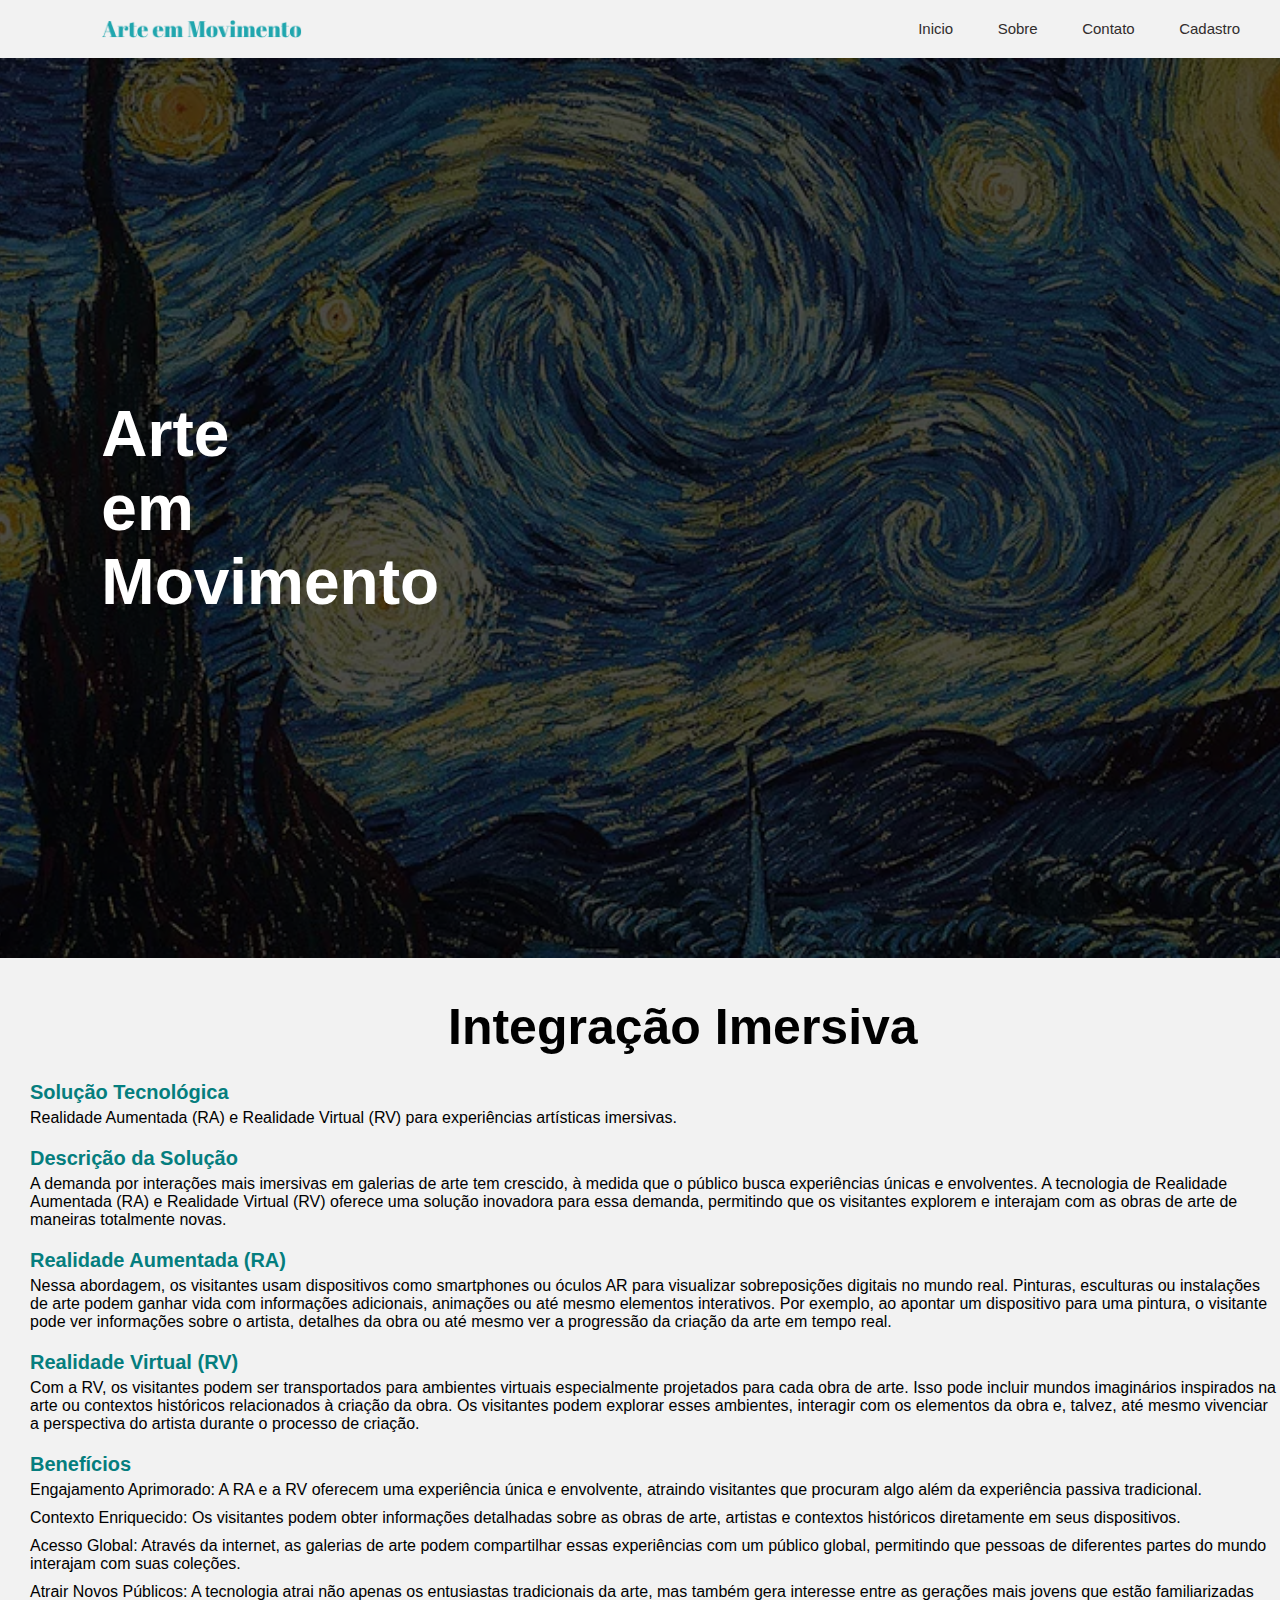
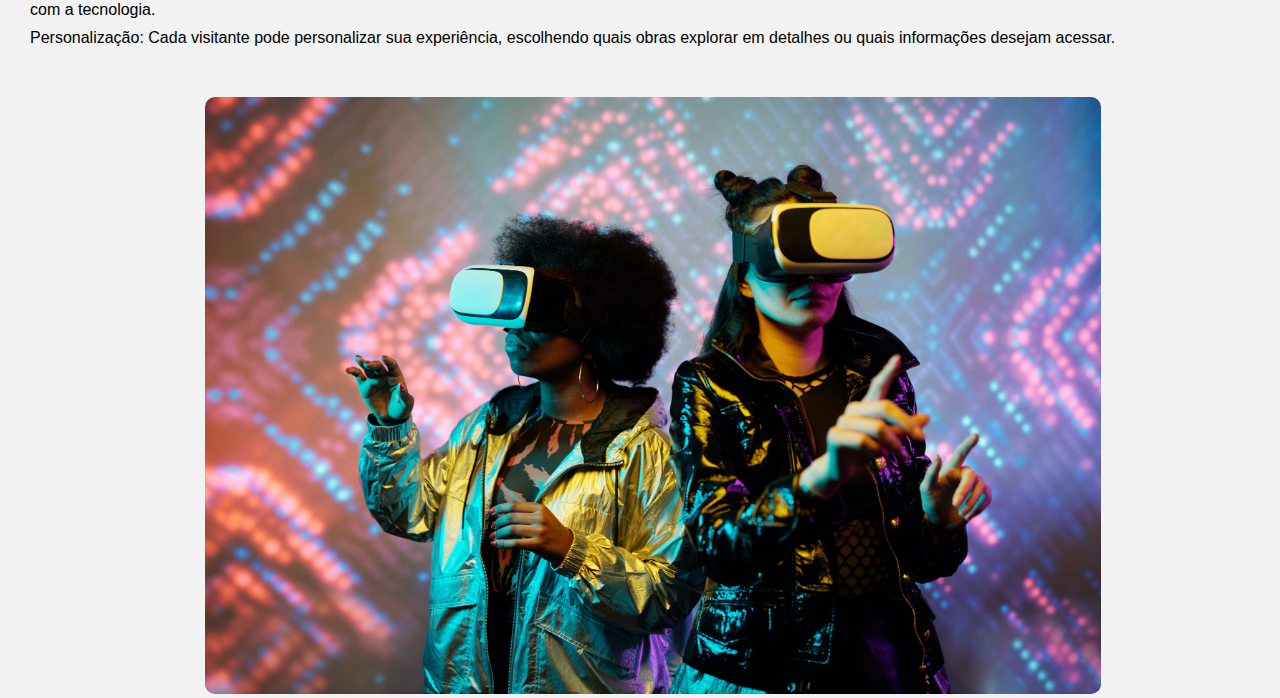
<file: index.html>
<!DOCTYPE html>
<html lang="en">
<head>
    <meta charset="UTF-8">
    <meta name="viewport" content="width=device-width, initial-scale=1.0">
    <link rel="stylesheet" href="inicio.css">
    <link href="https://fonts.googleapis.com/css2?family=Poppins:wght@300;400;500;600;700&display=swap" rel="stylesheet">
    <link rel="stylesheet" href="https://cdn.jsdelivr.net/npm/bootstrap-icons@1.10.4/font/bootstrap-icons.css">
    <title>Inicio</title>
</head>
<body>
    <div class="container_one">
        <div class="navbar">
            <img src="Arte em Movimento (1).png" class="logo">
            <nav>
                <ul>
                    <li><a href="index.html">Inicio</a></li>
                    <li><a href="sobre.html">Sobre</a></li>
                    <li><a href="contatoo.html">Contato</a></li>
                    <li><a href="cadastro.html">Cadastro</a></li>
                </ul>
            </nav>
        </div>
    </div>
    
    <section id="hero">
        <div class="hero container">
            <div>
                <h1>Arte</h1>
                <h1>em</h1>
                <h1>Movimento</h1>
            </div>
        </div>
    </section>

    <section class="integracao">
        <h1>Integração Imersiva</h1>
        <div>
            <h2>Solução Tecnológica</h2>
            <p>Realidade Aumentada (RA) e Realidade Virtual (RV) para experiências artísticas imersivas.</p>

<h2>Descrição da Solução</h2>

<p>A demanda por interações mais imersivas em galerias de arte tem crescido, à medida que o público busca experiências únicas e envolventes. A tecnologia de Realidade Aumentada (RA) e Realidade Virtual (RV) oferece uma solução inovadora para essa demanda, permitindo que os visitantes explorem e interajam com as obras de arte de maneiras totalmente novas.</p>

<h2>Realidade Aumentada (RA)</h2>
<p>Nessa abordagem, os visitantes usam dispositivos como smartphones ou óculos AR para visualizar sobreposições digitais no mundo real. Pinturas, esculturas ou instalações de arte podem ganhar vida com informações adicionais, animações ou até mesmo elementos interativos. Por exemplo, ao apontar um dispositivo para uma pintura, o visitante pode ver informações sobre o artista, detalhes da obra ou até mesmo ver a progressão da criação da arte em tempo real.</p>

<h2>Realidade Virtual (RV)</h2>
<p>Com a RV, os visitantes podem ser transportados para ambientes virtuais especialmente projetados para cada obra de arte. Isso pode incluir mundos imaginários inspirados na arte ou contextos históricos relacionados à criação da obra. Os visitantes podem explorar esses ambientes, interagir com os elementos da obra e, talvez, até mesmo vivenciar a perspectiva do artista durante o processo de criação.</p>

<h2>Benefícios</h2>

<div class="p2">
<p>Engajamento Aprimorado: A RA e a RV oferecem uma experiência única e envolvente, atraindo visitantes que procuram algo além da experiência passiva tradicional.
<p>
Contexto Enriquecido: Os visitantes podem obter informações detalhadas sobre as obras de arte, artistas e contextos históricos diretamente em seus dispositivos.</p>
<p>Acesso Global: Através da internet, as galerias de arte podem compartilhar essas experiências com um público global, permitindo que pessoas de diferentes partes do mundo interajam com suas coleções.</p>
<p>Atrair Novos Públicos: A tecnologia atrai não apenas os entusiastas tradicionais da arte, mas também gera interesse entre as gerações mais jovens que estão familiarizadas com a tecnologia.</p>
<p>Personalização: Cada visitante pode personalizar sua experiência, escolhendo quais obras explorar em detalhes ou quais informações desejam acessar.</p>
</div>

<div class="img">
<img src="pexels-darlene-alderson-4389743.jpg" alt="">
</div>
        </div>
    </section>
</body>
</html>
</file>
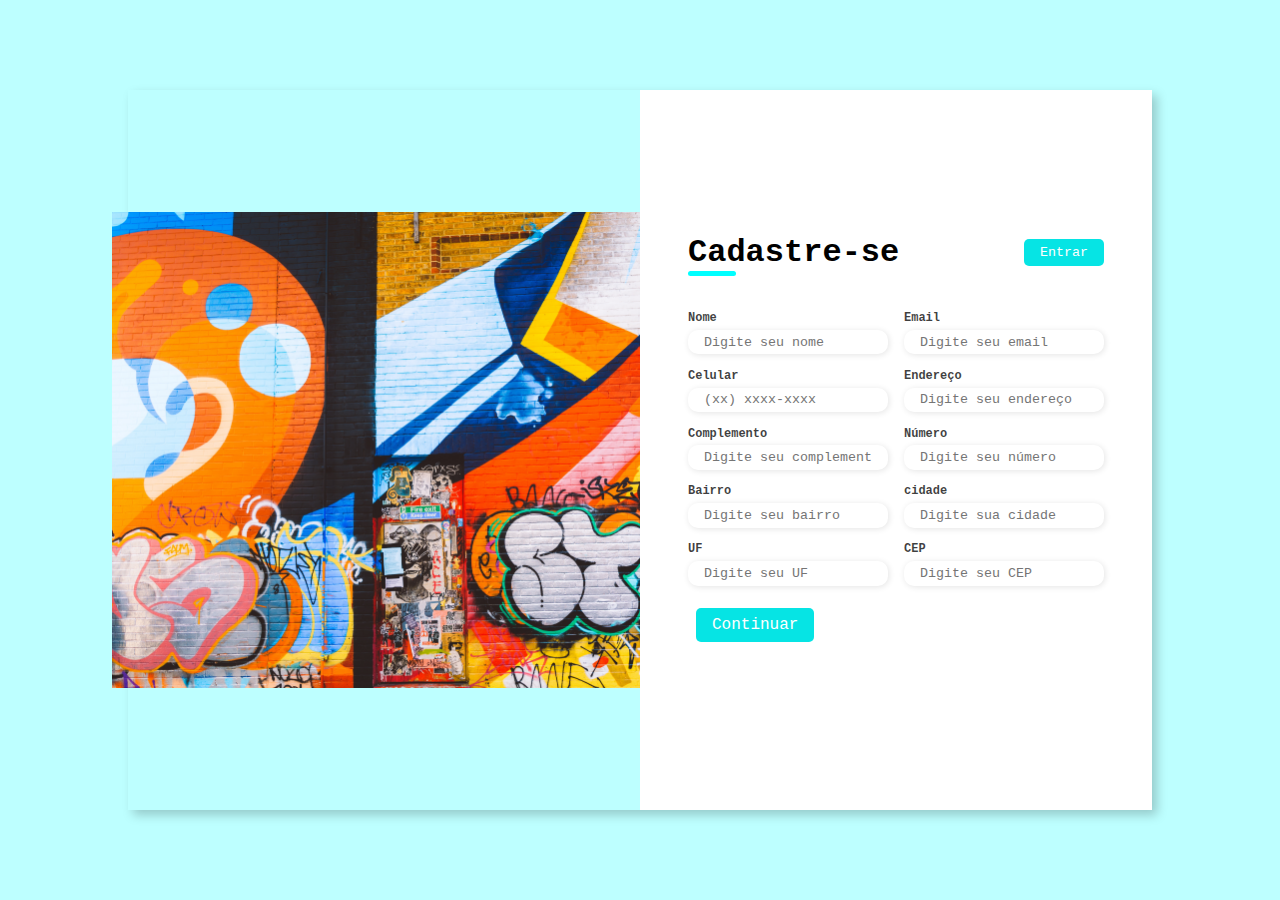
<file: cadastro.html>
<!DOCTYPE html>
<html lang="pt-br">
<head>
    <meta charset="UTF-8">
    <meta name="viewport" content="width=device-width, initial-scale=1.0">
    <link rel="stylesheet" href="cadastro.css">
    <title>Formulario de Cadastro</title>
</head>
<body>
    
    <div class="container">
        <div class="form-image">
            <img src="MicrosoftTeams-image.png" alt="">
        </div>
        <div class="form">
            <form action="#">
                <div class="form-header">
                    <div class="title">
                        <h1>Cadastre-se</h1>
                    </div>
                    <div class="login-button">
                        <button><a href="#">Entrar</a></button>
                    </div>
                </div>
                <div class="input-group">
                <div class="input-box">
                    <label for="name">Nome</label>
                    <input id="name" type="text" name="name" placeholder="Digite seu nome" required></input>
                </div>
                <div class="input-box">
                    <label for="email">Email</label>
                    <input id="email" type="email" name="email" placeholder="Digite seu email" required></input>
                </div>
                <div class="input-box">
                    <label for="phone">Celular</label>
                    <input id="phone" type="tel" name="phone" placeholder="(xx) xxxx-xxxx" required></input>
                </div>
                <div class="input-box">
                    <label for="adress">Endereço</label>
                    <input id="adress" type="text" name="adress" placeholder="Digite seu endereço" required></input>
                </div>
                <div class="input-box">
                    <label for="complemento">Complemento</label>
                    <input id="complemento" type="text" name="complemento" placeholder="Digite seu complemento" required></input>
                </div>
                <div class="input-box">
                    <label for="numero">Número</label>
                    <input id="numero" type="number" name="numero" placeholder="Digite seu número" required></input>
                </div>
                <div class="input-box">
                    <label for="bairro">Bairro</label>
                    <input id="bairro" type="text" name="bairro" placeholder="Digite seu bairro" required></input>
                </div>
                <div class="input-box">
                    <label for="city">cidade</label>
                    <input id="city" type="text" name="city" placeholder="Digite sua cidade" required></input>
                </div>
                <div class="input-box">
                    <label for="UF">UF</label>
                    <input id="UF" type="text" name="UF" placeholder="Digite seu UF" required></input>
                </div>
                <div class="input-box">
                    <label for="CEP">CEP</label>
                    <input id="CEP" type="number" name="CEP" placeholder="Digite seu CEP" required></input>
                </div>
                <div class="continue-button">
                    <button><a href="index.html">Continuar</a></button>
                </div>
            </div>
            </form>
        </div>
    </div>
</body>
</html>
</file>
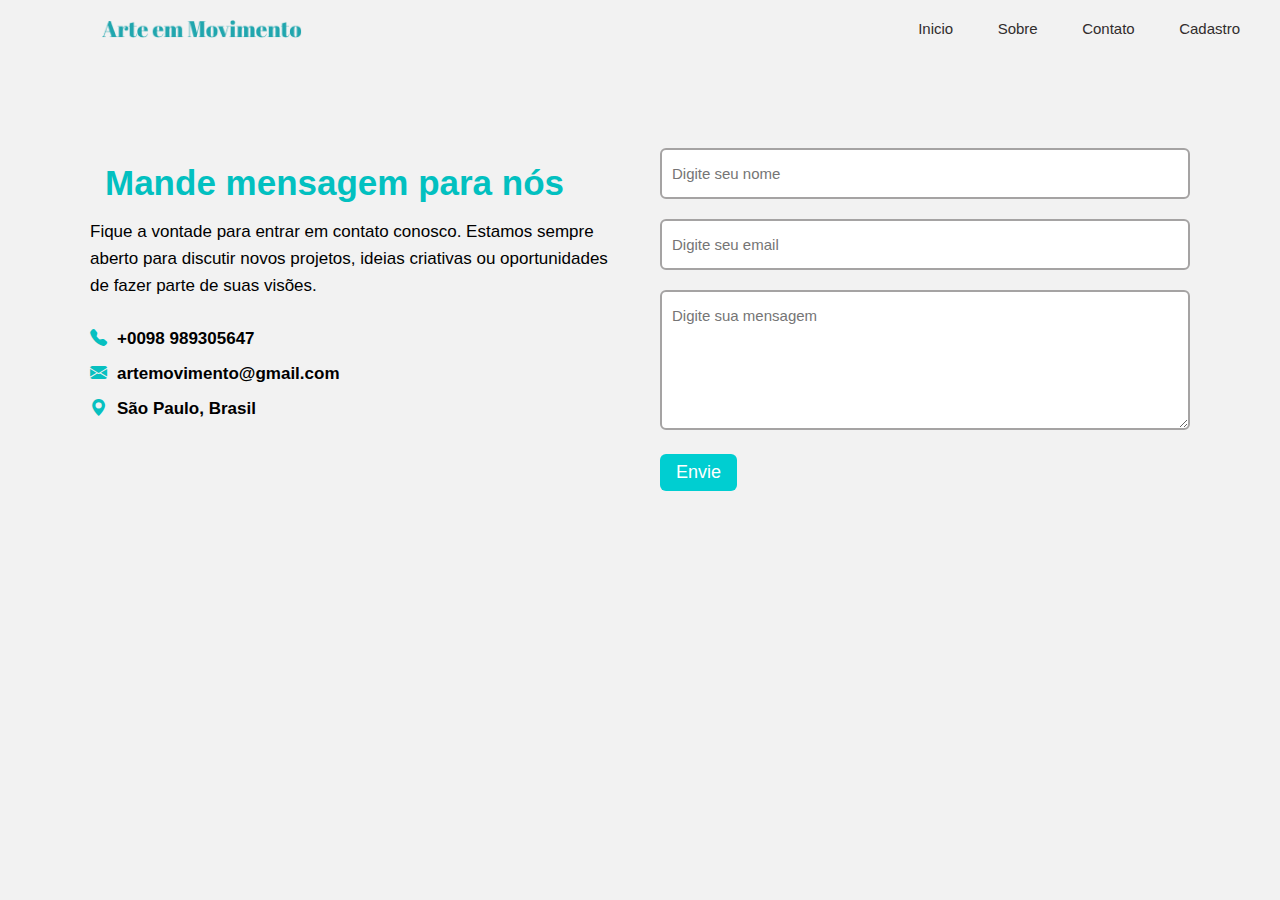
<file: contatoo.html>
<!DOCTYPE html>
<html lang="pt-BR">
<head>
    <meta charset="UTF-8">
    <meta name="viewport" content="width=device-width, initial-scale=1.0">
    <link rel="stylesheet" href="contatoo.css">
    <link href="https://fonts.googleapis.com/css2?family=Poppins:wght@300;400;500;600;700&display=swap" rel="stylesheet">
    <link rel="stylesheet" href="https://cdn.jsdelivr.net/npm/bootstrap-icons@1.10.4/font/bootstrap-icons.css">
    <title>sobre</title>
</head>
<body>
  <div class="container_one">
    <div class="navbar">
        <img src="Arte em Movimento (1).png" class="logo">
        <nav>
            <ul>
                <li><a href="index.html">Inicio</a></li>
                <li><a href="sobre.html">Sobre</a></li>
                <li><a href="contatoo.html">Contato</a></li>
                <li><a href="cadastro.html">Cadastro</a></li>
            </ul>
        </nav>
    </div>
</div>

<div class="container-form">
    <div class="info-form">
        <h2>Mande mensagem para nós</h2>
        <p>Fique a vontade para entrar em contato conosco. Estamos sempre aberto para discutir novos projetos, ideias criativas ou oportunidades de fazer parte de suas visões.</p>
        <a href=""><i class="bi bi-telephone-fill"></i>+0098 989305647</a>
        <a href=""><i class="bi bi-envelope-fill"></i>artemovimento@gmail.com</a>
        <a href=""><i class="bi bi-geo-alt-fill"></i>São Paulo, Brasil</a>
    </div>
    <form action="" autocomplete="off">
        <input type="text" name="nombre" placeholder="Digite seu nome" class="campo">
        <input type="email" name="email" placeholder="Digite seu email" class="campo">
        <textarea name="mensagem" placeholder="Digite sua mensagem"></textarea>
        <input type="button" value="Envie" class="button">
        
    </form>
    
</div>
</body>
</html>
</file>
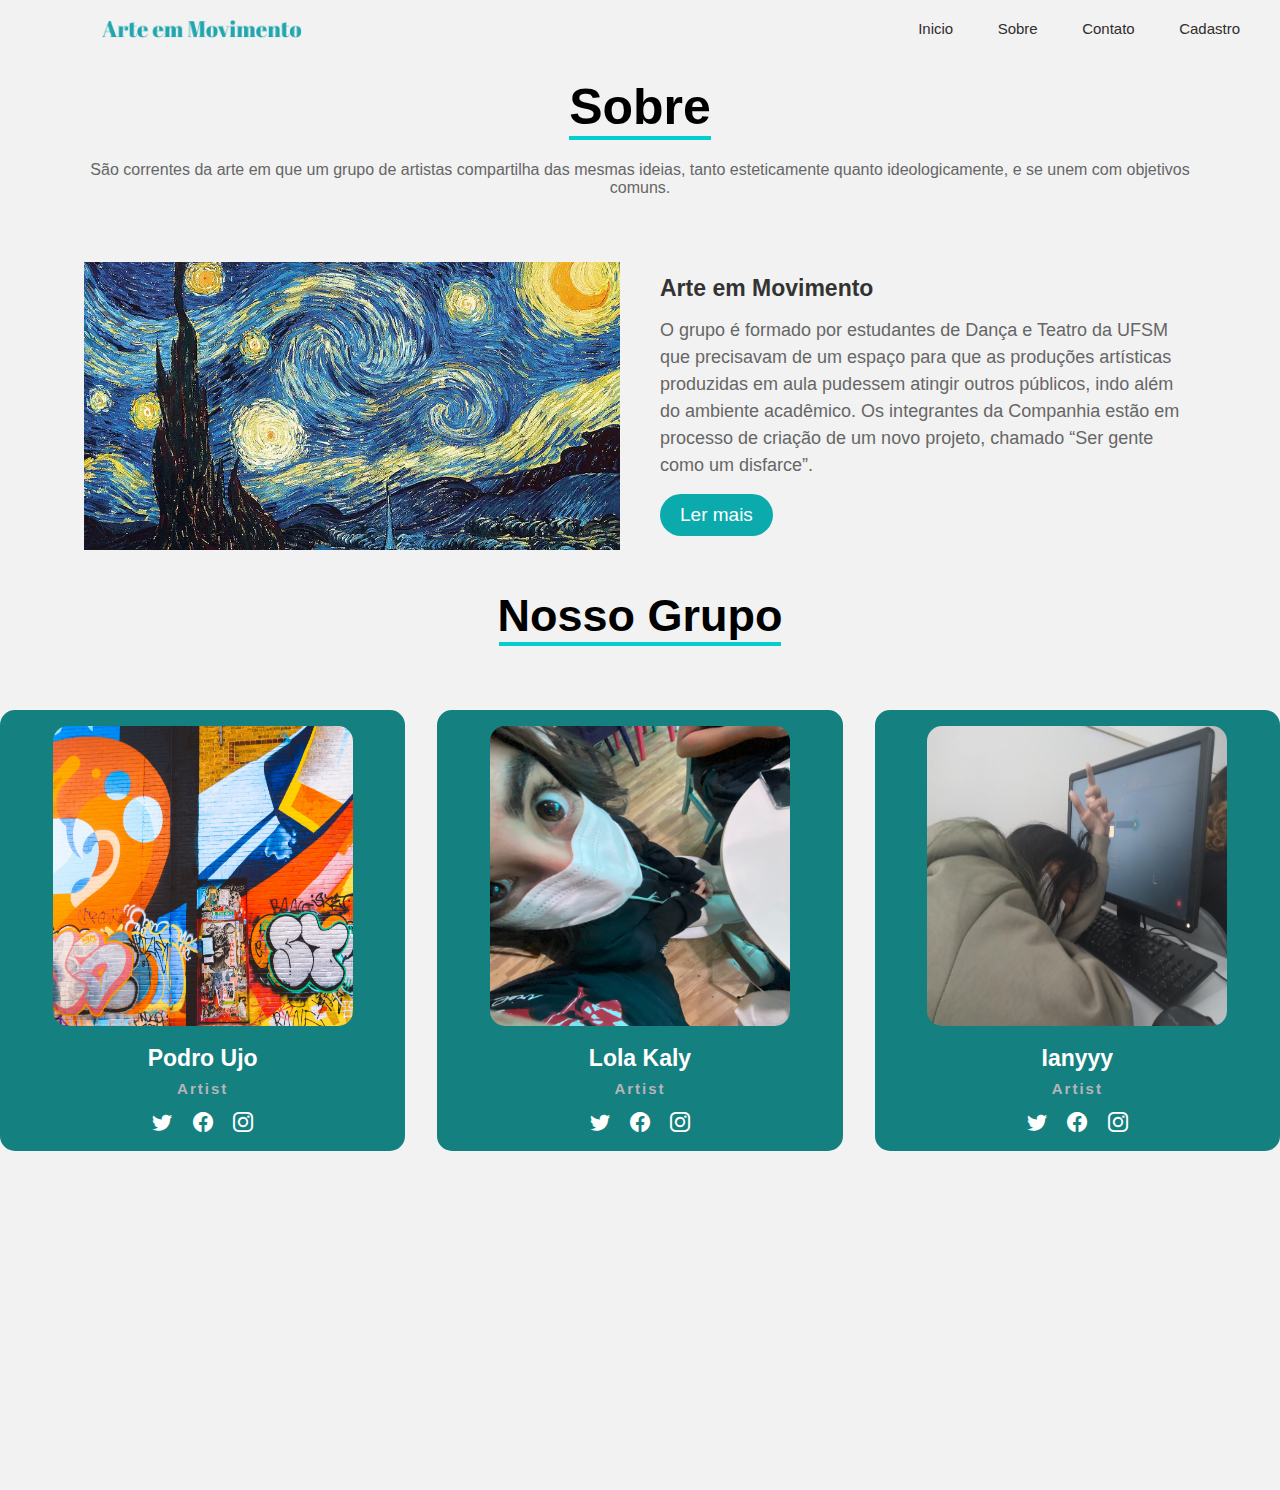
<file: sobre.html>
<!DOCTYPE html>
<html lang="pt-BR">
<head>
    <meta charset="UTF-8">
    <meta name="viewport" content="width=device-width, initial-scale=1.0">
    <link rel="stylesheet" href="style.css">
    <link href="https://fonts.googleapis.com/css2?family=Poppins:wght@300;400;500;600;700&display=swap" rel="stylesheet">
    <link rel="stylesheet" href="https://cdn.jsdelivr.net/npm/bootstrap-icons@1.10.4/font/bootstrap-icons.css">
    <title>sobre</title>
</head>
<body>
  <div class="container_one">
    <div class="navbar">
        <img src="Arte em Movimento (1).png" class="logo">
        <nav>
            <ul>
                <li><a href="index.html">Inicio</a></li>
                <li><a href="sobre.html">Sobre</a></li>
                <li><a href="contatoo.html">Contato</a></li>
                <li><a href="cadastro.html">Cadastro</a></li>
            </ul>
        </nav>
    </div>
</div>


  <div class="heading">
    <h1>Sobre</h1>
    <p>São correntes da arte em que um grupo de artistas compartilha das mesmas ideias, tanto esteticamente quanto ideologicamente, e se unem com objetivos comuns.</p>
  </div>
  <div class="container">
    <section class="about">
        <div class="about-image">
            <img src="arte.jpg" alt="">
        </div>
        <div class="about-content">
            <h2>Arte em Movimento</h2>
            <p>O grupo é formado por estudantes de Dança e Teatro da UFSM que precisavam de um espaço para que as produções artísticas produzidas em aula pudessem atingir outros públicos, indo além do ambiente acadêmico. Os integrantes da Companhia estão em processo de criação de um novo projeto, chamado “Ser gente como um disfarce”.</p>
            <a href="" class="ler-mais">Ler mais</a>
        </div>
    </section>
  </div>

  <section class="team">
    <div class="center">
      <h1>Nosso Grupo</h1>
    </div>

    <div class="team-content">
      <div class="box">
        <img src="MicrosoftTeams-image.png" alt="">
        <h3>Podro Ujo</h3>
        <h5>Artist</h5>
        <div class="icons">
          <a href="#"><i class="bi bi-twitter"></i></a>
          <a href="#"><i class="bi bi-facebook"></i></a>
          <a href="#"><i class="bi bi-instagram"></i></a>
        </div>
      </div>

      <div class="box">
        <img src="lola.png" alt="">
        <h3>Lola Kaly</h3>
        <h5>Artist</h5>
        <div class="icons">
          <a href="#"><i class="bi bi-twitter"></i></a>
          <a href="#"><i class="bi bi-facebook"></i></a>
          <a href="#"><i class="bi bi-instagram"></i></a>
        </div>
      </div>

      <div class="box">
        <img src="iany.png" alt="">
        <h3>Ianyyy</h3>
        <h5>Artist</h5>
        <div class="icons">
          <a href="#"><i class="bi bi-twitter"></i></a>
          <a href="#"><i class="bi bi-facebook"></i></a>
          <a href="#"><i class="bi bi-instagram"></i></a>
        </div>
      </div>
    </div>
  </section>
</body>
</html>
</file>
<file: inicio.css>
*{
    margin: 0px;
    padding: 0px;
    font-family: "Roboto",sans-serif;
    box-sizing: border-box;
}

body{
    background-color: #f2f2f2;
}
.container_one{

    padding-left: 8%;
}

.navbar{
    width: 100%;
    display: flex;
    align-items: center;
}

.logo{
    width: 200px;
    cursor: pointer;
    margin: 20px 0;

}

nav{
    flex: 1;
    text-align: right;
}

nav ul li{
    list-style: none;
    display: inline-block;
    margin-right: 40px;
}

nav ul li a{
    text-decoration: none;
    color: #312d2d;
    font-size: 15px;
}

.banner{
    background: linear-gradient(rgba(0,0,0,0.281),rgba(0,0,0,0.308));
    background-size: cover;
    background-position: center;
}

.container{
    min-height: 100vh;
    width: 100%;
    display: flex;
    align-items:center;

}

#hero{
    background-image: url(arte.jpg);
    background-size: cover;
    background-position: top center;
    position: relative;
    z-index: 1;
}

#hero:after{
    content: '';
    position: absolute;
    left: 0;
    top: 0;
    height: 100%;
    width: 100%;
    background-color: black;
    opacity: .7;
    z-index: -1;
}

#hero h1{
    display: block;
    width: fit-content;
    font-size: 4rem;
    position:relative;
    color: white;
    margin-left: 30%;
}

.integracao h1{
    font-size: 50px;
    color: #000;
    margin-bottom: 25px;
    margin-left: 35%;
    margin-top: 40px;
}

.integracao h2{
    font-size: 20px;
    margin-left: 30px;
    color: rgb(5, 126, 126);
    margin-bottom: 5px;
}

.integracao p{
    font-size: 16px;
    margin-left: 30px;
    margin-bottom: 20px;
}

.integracao .p2 p{
    font-size: 16px;
    margin-left: 30px;
    margin-bottom: 10px;
}

.img img{
    width: 70%;
    height: 70%;
    border-radius: 10px;
    margin-left: 16%;
    margin-top: 40px;

}
</file>
<file: cadastro.css>
*{
    padding: 0;
    margin: 0;
    box-sizing: border-box;
    font-family: 'Courier New', Courier, monospace;
}

body{
    width: 100%;
    height: 100vh;
    display: flex;
    justify-content: center;
    align-items: center;
    background-color: rgb(189, 255, 255);
}


.container{
    width: 80%;
    height: 80vh;
    display: flex;
    box-shadow: 5px 5px 10px rgba(0, 0, 0, .212);
}
.form-image{
    width: 50%;
    display: flex;
    justify-content: center;
    align-items: center; 
}

.form-image img{
    width: 34rem;
}

.form{
    width: 50%;
    display: flex;
    justify-content: center;
    align-items: center;
    flex-direction: column;
    background-color: white;
    padding: 3rem;
}

.form-header{
    margin-bottom: 1.5rem;
    display: flex;
    justify-content: space-between;
}

.login-button{
    display: flex;
    align-items: center;
}

.login-button button{
    border: none;
    background-color: rgb(6, 228, 228);
    padding: 0.4rem 1rem;
    border-radius: 5px;
    cursor: pointer;
}

.login-button button:hover{
    background-color: rgb(7, 180, 180);
}

.login-button button a{
    text-decoration: none;
    font-weight: 500;
    color: white;
}


.form-header h1::after{
    content: '';
    display: block;
    width: 3rem;
    height: 0.3rem;
    background-color: aqua;
    margin: 0 auto;
    position:absolute;
    border-radius: 10px;
}

.input-group{
    display: flex;
    flex-wrap: wrap;
    justify-content: space-between;
    padding: 1rem 0;
}

.input-box{
    display: flex;
    flex-direction: column;
    margin-bottom: 0.6rem;
}

.input-box input{
    margin: 0.3rem 0;
    padding: 0.3rem 1.0rem;
    border: none;
    border-radius: 10px;
    box-shadow: 1px 1px 6px #0000001c;
}

.input-box input:hover{
    background-color: #eeeeee75;
}

.input-box input:focus-visible{
    outline: 1px solid aqua;
}

.input-box label,
.gender-title h6{
    font-size: 0.75rem;
    font-weight: 600;
    color: #000000c0;
}

.continue-button button{
    width: 100%;
    margin: 0.5rem;
    border: none;
    background-color:  rgb(6, 228, 228);
    border-radius: 5px;
    padding: 0.5rem;
    cursor: pointer;
}
.continue-button button:hover{
    background-color:  rgb(7, 180, 180);
}
.continue-button button a{
    text-decoration: none;
    font-size: 1rem;
    font-weight: 500;
    color: #fff;

}
</file>
<file: contatoo.css>
*{
    margin: 0px;
    padding: 0px;
    font-family: "Roboto",sans-serif;
    box-sizing: border-box;
}

body{
    background-color: #f2f2f2;
}
.container_one{

    padding-left: 8%;
}

.navbar{
    width: 100%;
    display: flex;
    align-items: center;
}

.logo{
    width: 200px;
    cursor: pointer;
    margin: 20px 0;

}

nav{
    flex: 1;
    text-align: right;
}

nav ul li{
    list-style: none;
    display: inline-block;
    margin-right: 40px;
}

nav ul li a{
    text-decoration: none;
    color: #312d2d;
    font-size: 15px;
}

.container-form{
    width: 100%;
    max-width: 1100px;
    margin: auto;
    display: grid;
    grid-template-columns: repeat(2,1fr);
    grid-gap: 50px;
    margin-top: 90px;
}

.container-form h2{
    margin: 15px;
    font-size: 35px;
    color: rgb(2, 192, 192);
}

.container-form p{
    font-size: 17px;
    line-height: 1.6;
    margin-bottom: 30px;
}

.container-form a{
    font-size: 17px;
    display: inline-block;
    text-decoration: none;
    width: 100%;
    margin-bottom: 15px;
    color: black;
    font-weight: 700;
}

.container-form a i{
    color: rgb(7, 192, 192);
    margin-right: 10px;
}

.container-form form .campo, textarea{
    width: 100%;
    padding: 15px 10px;
    font-size: 15px;
    border: 2px solid #a5a3a3;
    margin-bottom: 20px;
    border-radius: 6px;
    outline: 0px;
    
}

.container-form form textarea{
    max-width: 530px;
    min-width: 530px;
    min-height: 140px;
    max-height: 150px;
}

.container-form .button{
    color: #fff;
    font-size: 18px;
    outline: none;
    border: none;
    padding: 8px 16px;
    border-radius: 6px;
    background: darkturquoise;
    cursor: pointer;
    transition: all 0.3s ease;
}

.button:hover{
    background: darkcyan;
}
</file>
<file: style.css>
*{
    margin: 0px;
    padding: 0px;
    font-family: "Roboto",sans-serif;
    box-sizing: border-box;
}

body{
    background-color: #f2f2f2;
}
.container_one{

    padding-left: 8%;
}

.navbar{
    width: 100%;
    display: flex;
    align-items: center;
}

.logo{
    width: 200px;
    cursor: pointer;
    margin: 20px 0;

}

nav{
    flex: 1;
    text-align: right;
}

nav ul li{
    list-style: none;
    display: inline-block;
    margin-right: 40px;
}

nav ul li a{
    text-decoration: none;
    color: #312d2d;
    font-size: 15px;
}

.heading{
    width: 90%;
    display: flex;
    justify-content: center;
    align-items: center;
    flex-direction: column;
    text-align: center;
    margin: 20px auto;
}

.heading h1{
    font-size: 50px;
    color: #000;
    margin-bottom: 25px;
    position: relative;
}

.heading h1::after{
    content: "";
    position: absolute;
    width: 100%;
    height: 4px;
    display: block;
    margin: 0 auto;
    background-color:darkturquoise;
}

.heading p{
    font-size: 16px;
    color: #666;
    margin-bottom: 35px;
}

.container{
    width: 90%;
    margin: 0 auto;
    padding: 10px 20px;
}

.about{
    display: flex;
    justify-content: space-between;
    align-items: center;
    flex-wrap: wrap;
}
.about-image{
    flex: 1;
    margin-right: 40px;
    overflow: hidden;
}

.about-image img{
    max-width: 100%;
    height: auto;
    display: block;
    transition: 0.5% ease;
}

.about-image:hover img{
    transform: scale(1.7);
}

.about-content{
    flex: 1;
}

.about-content h2{
    font-size: 23px;
    margin-bottom: 15px;
    color: #333;
}

.about-content p{
    font-size: 18px;
    line-height: 1.5;
    color: #666;
}

.about-content .ler-mais{
    display: inline-block;
    background-color:rgb(11, 171, 173);
    padding: 10px 20px;
    color: #fff;
    font-size: 19px;
    text-decoration: none;
    border-radius: 25px;
    margin-top: 15px;
    transition: 0.3s ease;
}

.about-content .ler-mais:hover{
    background-color: rgb(7, 137, 139);
}

.team{
    position: relative;
    width: 100%;
    height: 100vh;
    align-items: center;
    justify-content: center;
    flex-direction: column;
}

.team-content{
    width: 100%;
    max-width: 1350px;
    margin: 0 auto;
    display: grid;
    grid-template-columns: repeat(auto-fit, minmax(150px,auto));
    gap: 2rem;
    text-align: center;
    margin-top: 4rem;
}

.team-content img{
    width: 300px;
    height: 300px;
    border-radius: 15px;
    margin-bottom: 15px;
}

.center h1{
    color: #000000;
    font-size: 45px;
    text-align: center;
    margin-top: 30px ;
}

.center h1::after{
    content: "";
    position: center;
    width: 22%;
    height: 4px;
    display: block;
    margin: 0 auto;
    background-color:darkturquoise;
}

.box{
    padding: 16px;
    background: #158080;
    border-radius: 15px;
    transition: all .38s ease;
}

.box h3{
    font-size: 23px;
    font-weight: 600;
    color: #fff;
    margin-bottom: 8px;
}

.box h5{
    font-size: 15px;
    font-weight: 600;
    color: #b7b4bb;
    margin-bottom: 15px;
    letter-spacing: 2px;
}

.icons i{
    display: inline-block;
    color: #fff;
    font-size: 20px;
    margin: 0 8px;
    transition: all .38s ease;
}

.icons i:hover{
    transform: scale(1.2);
}

.box:hover{
    transform: translateY(-10px);
    cursor: pointer;
}
</file>
